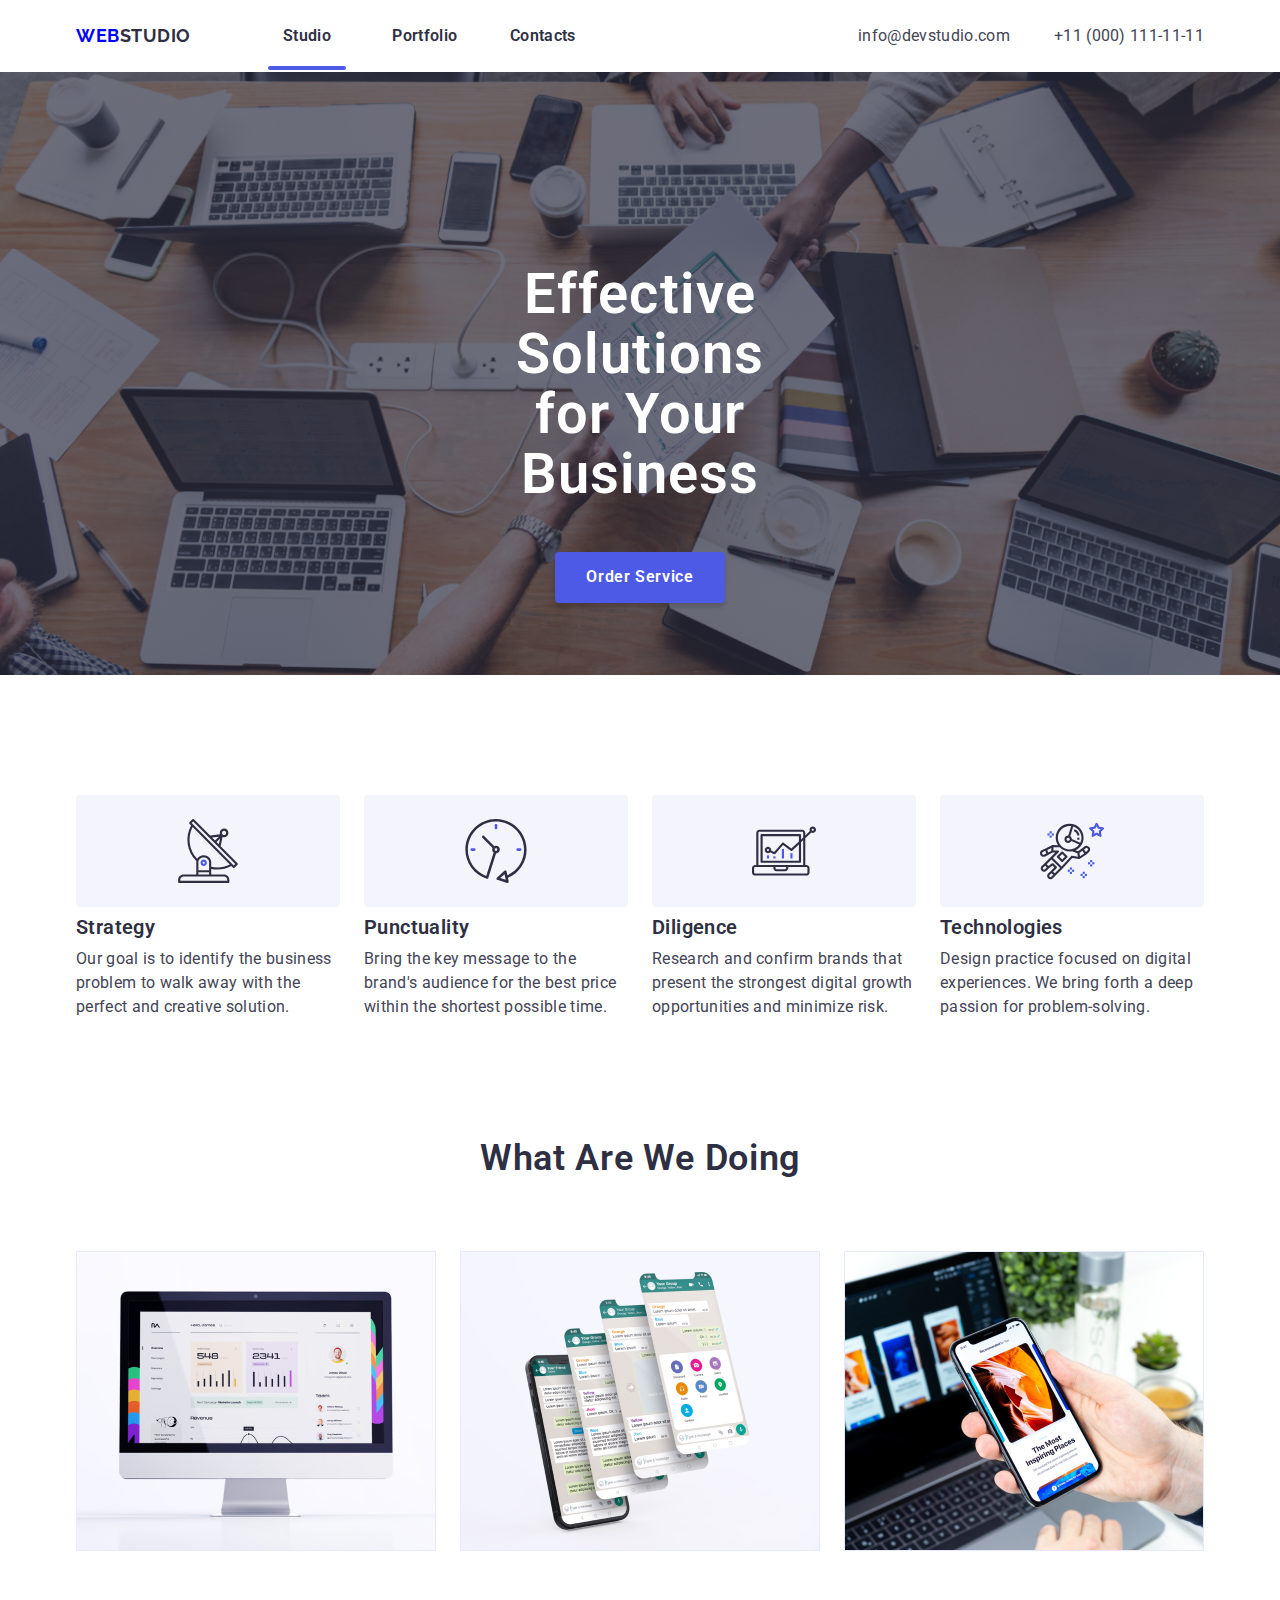
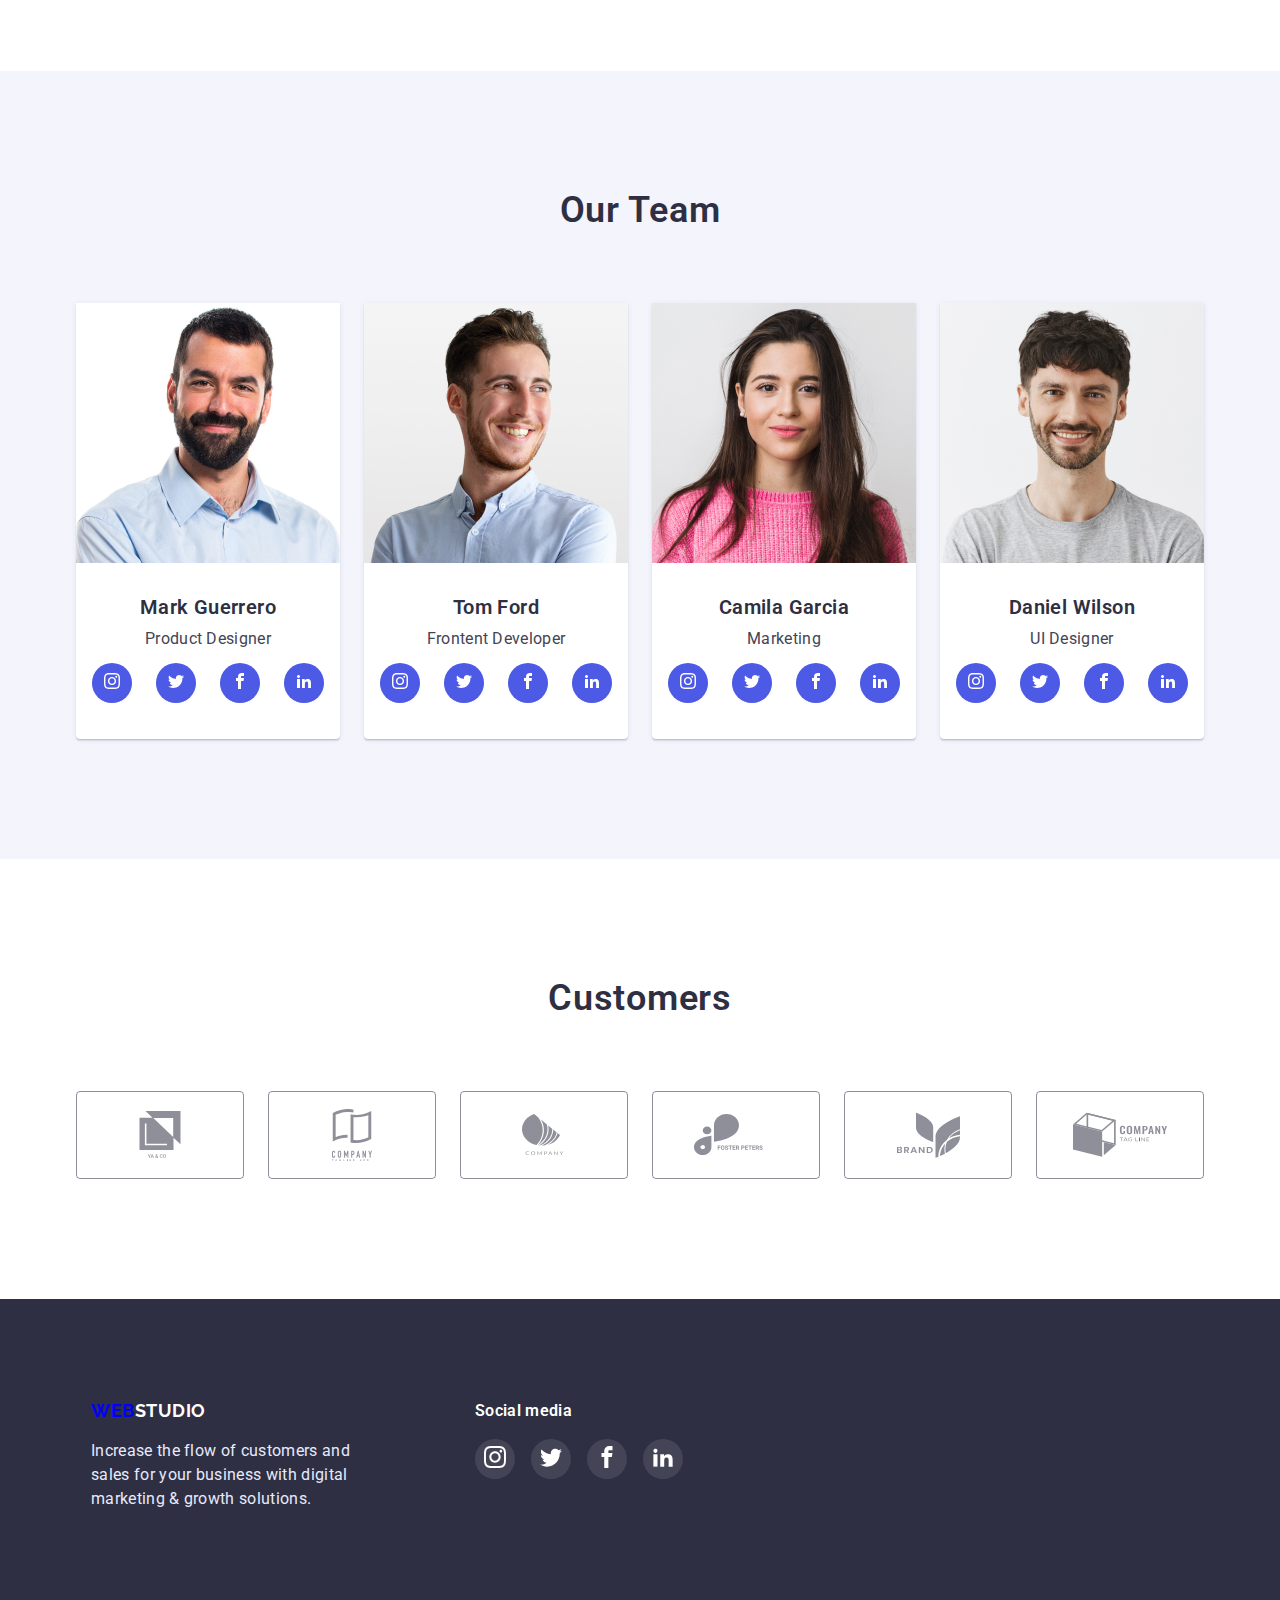
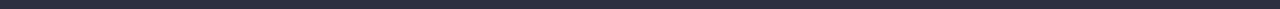
<file: index.html>
<!DOCTYPE html>
<html lang="en">
  <head>
    <meta charset="utf-8" />
    <title>Web Studio</title>
    <link rel="preconnect" href="https://fonts.googleapis.com" />
    <link rel="preconnect" href="https://fonts.gstatic.com" crossorigin />
    <link
      href="https://fonts.googleapis.com/css2?family=Roboto:wght@400;500;700;900&display=swap"
      rel="stylesheet"
    />
    <link
      href="https://fonts.googleapis.com/css2?family=Raleway:wght@700&display=swap"
      rel="stylesheet"
    />
    <link
      href="https://cdnjs.cloudflare.com/ajax/libs/modern-normalize/1.1.0/modern-normalize.min.css"
      rel="stylesheet"
    />
    <link rel="stylesheet" href="css/styles.css" />
  </head>
  <body>
    <!-- Page Header -->
    <header class="header">
      <div class="page-header">
        <a class="logo" href="/"><span>WEB</span>STUDIO</a>
        <nav>
          <!-- Navigation to other pages -->
          <ul class="top-links">
            <li class="topchyk">
              <a class="header-links current" href="/index.html">Studio</a>
            </li>
            <li class="topchyk">
              <a class="header-links" href="portfolio.html">Portfolio</a>
            </li>
            <li class="topchyk">
              <a class="header-links" href="/contact">Contacts</a>
            </li>
          </ul>
        </nav>
        <!-- Contacts list -->
        <ul class="contacts">
          <li class="topchyk1">
            <a class="contact" href="mailto:info@devstudio.com"
              >info@devstudio.com</a
            >
          </li>
          <li class="topchyk1">
            <a class="contact" href="tel:+110001111111">+11 (000) 111-11-11</a>
          </li>
        </ul>
      </div>
    </header>
    <main>
      <section class="box-title">
        <h1 class="page-title">Effective Solutions for Your Business</h1>
        <button class="button-first" type="button" data-modal-open>
          Order Service
        </button>
        <div class="backdrop is-hidden" data-modal>
          <div class="modal">
            <button class="close-button" data-modal-close>
              <svg class="vector">
                <use href="./images/icons.svg#vector"></use>
              </svg>
            </button>
          </div>
        </div>
      </section>
      <section class="section">
        <!-- Company Strategies -->
        <div class="container">
          <ul class="columns">
            <li class="item-antenna">
              <div class="cards-set">
                <h3>Strategy</h3>
                <p>
                  Our goal is to identify the business problem to walk away with
                  the perfect and creative solution.
                </p>
              </div>
            </li>
            <li class="item-clock">
              <div class="cards-set">
                <h3>Punctuality</h3>
                <p>
                  Bring the key message to the brand's audience for the best
                  price within the shortest possible time.
                </p>
              </div>
            </li>
            <li class="item-diagram">
              <div class="cards-set">
                <h3>Diligence</h3>
                <p>
                  Research and confirm brands that present the strongest digital
                  growth opportunities and minimize risk.
                </p>
              </div>
            </li>
            <li class="item-austronaut">
              <div class="cards-set">
                <h3>Technologies</h3>
                <p>
                  Design practice focused on digital experiences. We bring forth
                  a deep passion for problem-solving.
                </p>
              </div>
            </li>
          </ul>
        </div>
      </section>
      <section class="section1">
        <!-- Company Aim -->
        <div class="container">
          <h2 class="team-header">What Are We Doing</h2>
          <ul class="pictures">
            <li class="picture">
              <a class="link" target="_blank" href="https://goit.global">
                <img
                  class="card-image"
                  src="images/Rectangle 710.jpg"
                  alt="grahp monitoring"
                  width="360"
                />
              </a>
            </li>
            <li class="picture">
              <a class="link" target="_blank" href="https://goit.global1">
                <img
                  class="card-image"
                  src="images/Rectangle 712.jpg"
                  alt="mobile apps"
                  width="360"
                />
              </a>
            </li>
            <li class="picture">
              <a class="link" target="_blank" href="https://goit.global2">
                <img
                  class="card-image"
                  src="images/Rectangle 711.jpg"
                  alt="device symchromization"
                  width="360"
                />
              </a>
            </li>
          </ul>
        </div>
      </section>
      <section class="section-team">
        <!-- Company team -->
        <div class="container">
          <h2 class="team-header">Our Team</h2>
          <ul class="team-members">
            <li class="team">
              <img
                class="team-image"
                src="images/img111.jpg"
                alt="Product Designer team member photo"
                width="264"
              />
              <div class="team-name-job">
                <h3 class="team-title">Mark Guerrero</h3>
                <p class="team-job">Product Designer</p>
              </div>
              <div class="mur">
                <button class="social-icon">
                  <svg class="icon-type">
                    <use href="./images/icons.svg#icon-instagram"></use>
                  </svg>
                </button>
                <button class="social-icon">
                  <svg class="icon-type">
                    <use href="./images/icons.svg#icon-twitter"></use>
                  </svg>
                </button>
                <button class="social-icon">
                  <svg class="icon-type">
                    <use href="./images/icons.svg#icon-facebook"></use>
                  </svg>
                </button>
                <button class="social-icon">
                  <svg class="icon-type">
                    <use href="./images/icons.svg#icon-linkedin2"></use>
                  </svg>
                </button>
              </div>
            </li>
            <li class="team">
              <img
                class="team-image"
                src="images/img222.jpg"
                alt="Product Designer team member photo"
                width="264"
              />
              <div class="team-name-job">
                <h3 class="team-title">Tom Ford</h3>
                <p class="team-job">Frontent Developer</p>
              </div>
              <div class="mur">
                <button class="social-icon">
                  <svg class="icon-type">
                    <use href="./images/icons.svg#icon-instagram"></use>
                  </svg>
                </button>
                <button class="social-icon">
                  <svg class="icon-type">
                    <use href="./images/icons.svg#icon-twitter"></use>
                  </svg>
                </button>
                <button class="social-icon">
                  <svg class="icon-type">
                    <use href="./images/icons.svg#icon-facebook"></use>
                  </svg>
                </button>
                <button class="social-icon">
                  <svg class="icon-type">
                    <use href="./images/icons.svg#icon-linkedin2"></use>
                  </svg>
                </button>
              </div>
            </li>
            <li class="team">
              <img
                class="team-image"
                src="images/img333.jpg"
                alt="Marketing team member photo"
                width="264"
              />
              <div class="team-name-job">
                <h3 class="team-title">Camila Garcia</h3>
                <p class="team-job">Marketing</p>
              </div>
              <div class="mur">
                <button class="social-icon">
                  <svg class="icon-type">
                    <use href="./images/icons.svg#icon-instagram"></use>
                  </svg>
                </button>
                <button class="social-icon">
                  <svg class="icon-type">
                    <use href="./images/icons.svg#icon-twitter"></use>
                  </svg>
                </button>
                <button class="social-icon">
                  <svg class="icon-type">
                    <use href="./images/icons.svg#icon-facebook"></use>
                  </svg>
                </button>
                <button class="social-icon">
                  <svg class="icon-type">
                    <use href="./images/icons.svg#icon-linkedin2"></use>
                  </svg>
                </button>
              </div>
            </li>
            <li class="team">
              <img
                class="team-image"
                src="images/img444.jpg"
                alt="UI Designer team member photo"
                width="264"
              />
              <div class="team-name-job">
                <h3 class="team-title">Daniel Wilson</h3>
                <p class="team-job">UI Designer</p>
              </div>
              <div class="mur">
                <button class="social-icon">
                  <svg class="icon-type">
                    <use href="./images/icons.svg#icon-instagram"></use>
                  </svg>
                </button>
                <button class="social-icon">
                  <svg class="icon-type">
                    <use href="./images/icons.svg#icon-twitter"></use>
                  </svg>
                </button>
                <button class="social-icon">
                  <svg class="icon-type">
                    <use href="./images/icons.svg#icon-facebook"></use>
                  </svg>
                </button>
                <button class="social-icon">
                  <svg class="icon-type">
                    <use href="./images/icons.svg#icon-linkedin2"></use>
                  </svg>
                </button>
              </div>
            </li>
          </ul>
        </div>
      </section>
      <section class="section">
        <!-- Company Aim -->
        <div class="container">
          <h2 class="team-header">Customers</h2>
          <ul class="customers">
            <li class="customer">
              <a class="customer-box">
                <svg class="teg" width="44px" height="47px">
                  <use href="./images/icons.svg#group1"></use>
                </svg>
              </a>
            </li>
            <li class="customer">
              <a class="customer-box">
                <svg class="teg" width="40px" height="52px">
                  <use href="./images/icons.svg#group2"></use>
                </svg>
              </a>
            </li>
            <li class="customer">
              <a class="customer-box">
                <svg class="teg" width="44px" height="41px">
                  <use href="./images/icons.svg#group3"></use>
                </svg>
              </a>
            </li>
            <li class="customer">
              <a class="customer-box">
                <svg class="teg" width="84px" height="41px">
                  <use href="./images/icons.svg#group4"></use>
                </svg>
              </a>
            </li>
            <li class="customer">
              <a class="customer-box">
                <svg class="teg" width="63px" height="46px">
                  <use href="./images/icons.svg#group5"></use>
                </svg>
              </a>
            </li>
            <li class="customer">
              <a class="customer-box">
                <svg class="teg" width="94px" height="45px">
                  <use href="./images/icons.svg#group6"></use>
                </svg>
              </a>
            </li>
          </ul>
        </div>
      </section>
    </main>
    <footer class="footer">
      <div class="container">
        <!-- Company address -->
        <address class="address">
          <div class="footer-scope">
            <div class="scope">
              <a class="logo1" href="/"><span>WEB</span>STUDIO</a>
              <p class="add">
                Increase the flow of customers and sales for your business with
                digital marketing & growth solutions.
              </p>
            </div>
            <div class="scope1">
              <div class="media">Social media</div>
              <div class="social">
                <button class="social-icon1">
                  <svg class="icon-type1">
                    <use href="./images/icons.svg#icon-instagram"></use>
                  </svg>
                </button>
                <button class="social-icon1">
                  <svg class="icon-type1">
                    <use href="./images/icons.svg#icon-twitter"></use>
                  </svg>
                </button>
                <button class="social-icon1">
                  <svg class="icon-type1">
                    <use href="./images/icons.svg#icon-facebook"></use>
                  </svg>
                </button>
                <button class="social-icon1">
                  <svg class="icon-type1">
                    <use href="./images/icons.svg#icon-linkedin2"></use>
                  </svg>
                </button>
              </div>
            </div>
          </div>
        </address>
      </div>
    </footer>
    <script src="./js/modal.js"></script>
  </body>
</html>
</file>
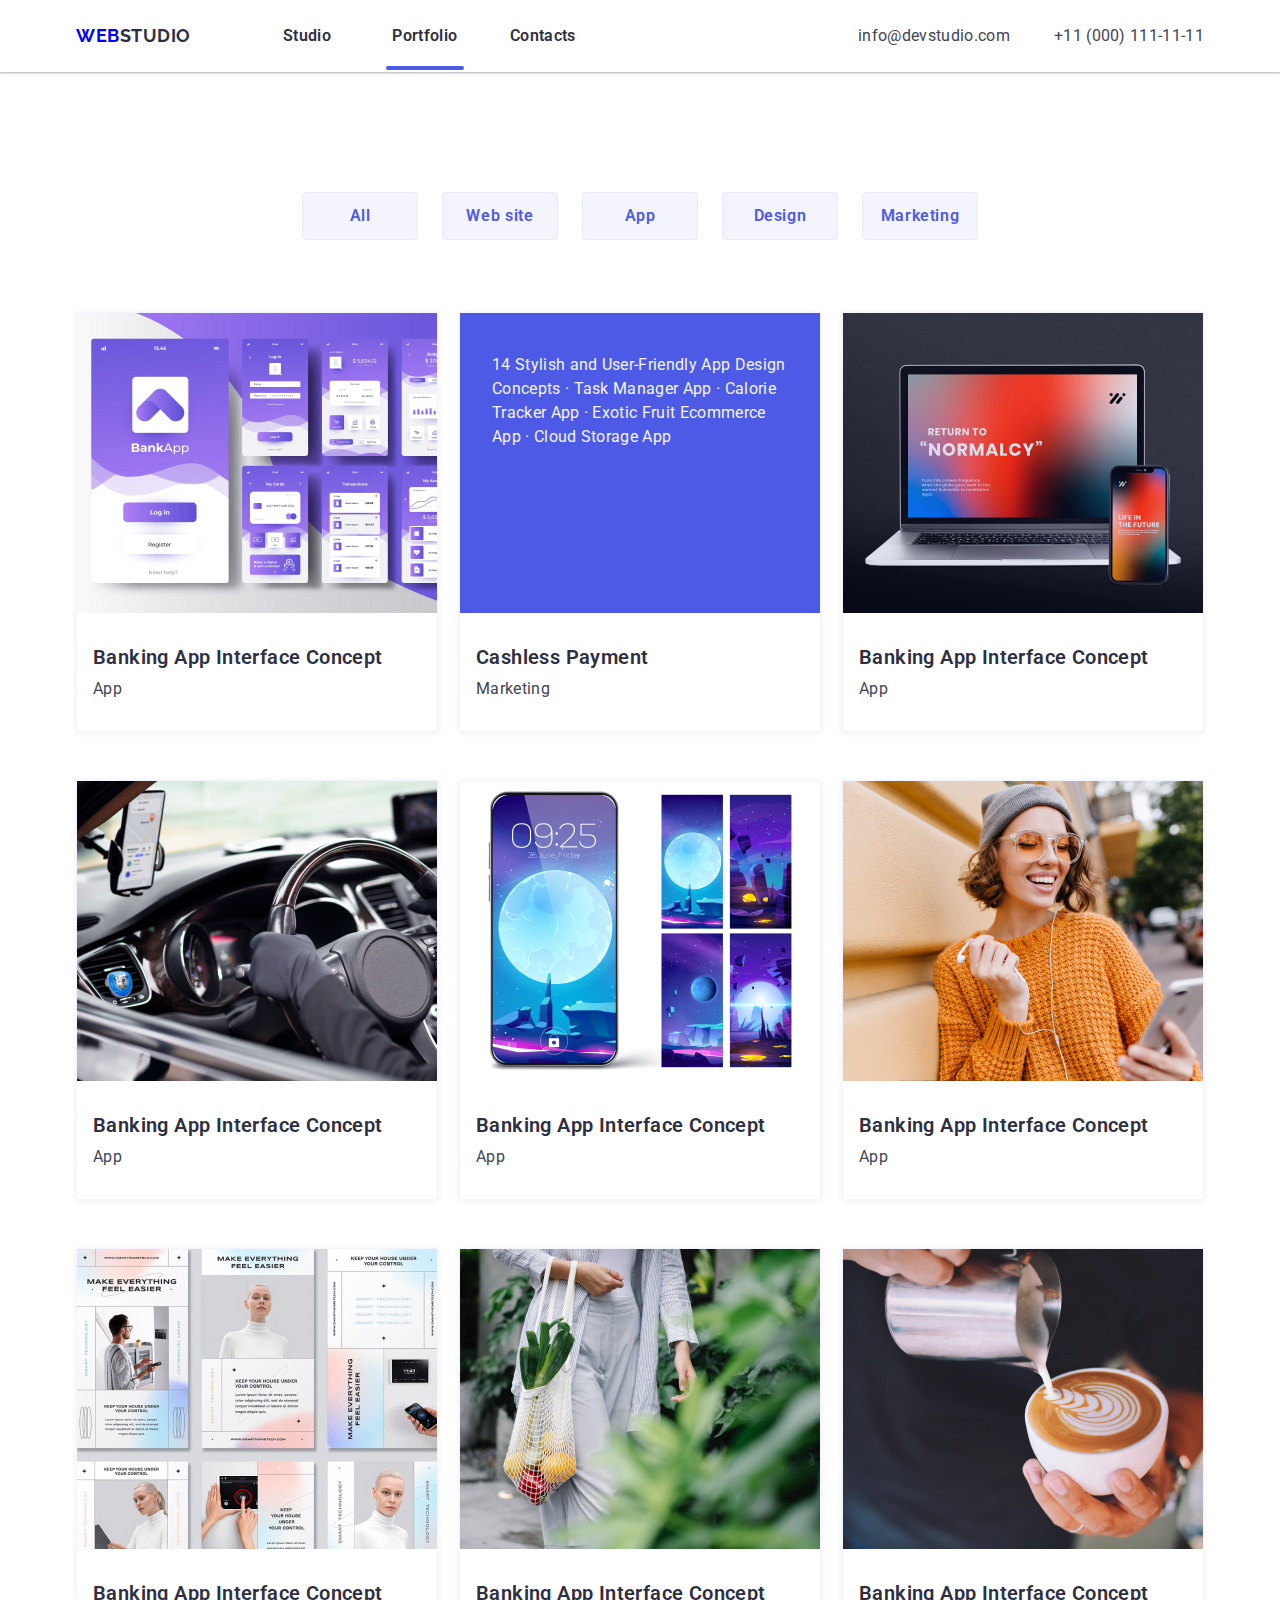
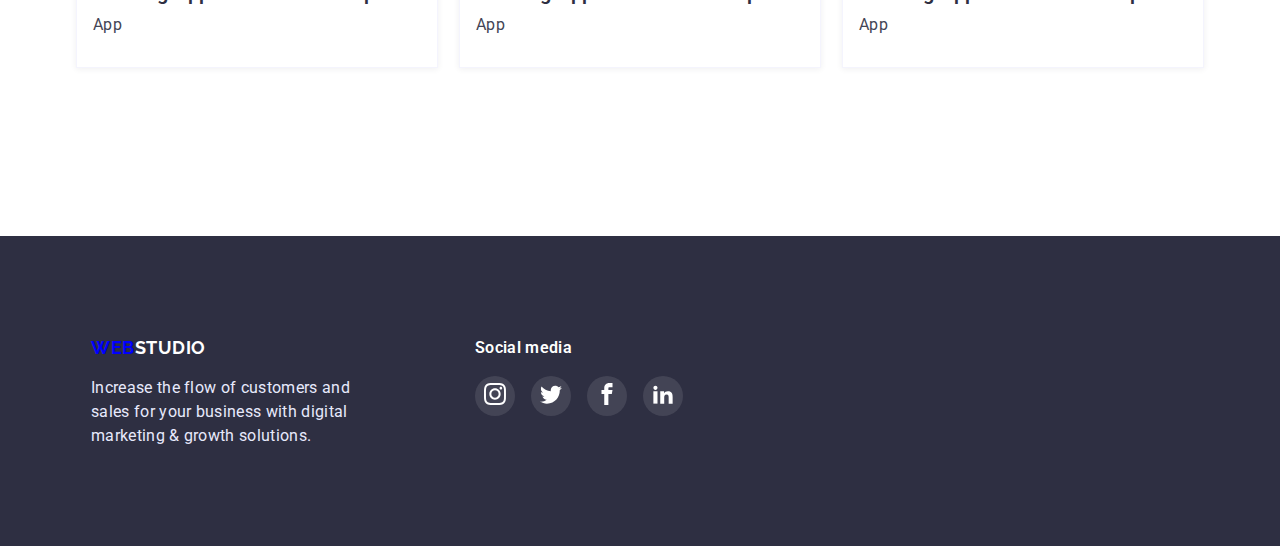
<file: portfolio.html>
<!DOCTYPE html>
<html lang="en">
  <head>
    <meta charset="utf-8" />
    <title>Web Studio</title>
    <link rel="preconnect" href="https://fonts.googleapis.com" />
    <link rel="preconnect" href="https://fonts.gstatic.com" crossorigin />
    <link
      href="https://fonts.googleapis.com/css2?family=Roboto:wght@400;500;700;900&display=swap"
      rel="stylesheet"
    />
    <link
      href="https://fonts.googleapis.com/css2?family=Raleway:wght@700&display=swap"
      rel="stylesheet"
    />
    <link
      href="https://cdnjs.cloudflare.com/ajax/libs/modern-normalize/1.1.0/modern-normalize.min.css"
      rel="stylesheet"
    />
    <link rel="stylesheet" href="css/styles.css" />
  </head>
  <body>
    <!-- Page Header -->
    <header class="header">
      <div class="page-header">
        <a class="logo" href="/"><span>WEB</span>STUDIO</a>
        <nav>
          <!-- Navigation to other pages -->
          <ul class="top-links">
            <li class="topchyk">
              <a class="header-links" href="index.html">Studio</a>
            </li>
            <li class="topchyk">
              <a class="header-links current" href="portfolio.html">Portfolio</a>
            </li>
            <li class="topchyk">
              <a class="header-links" href="/contact">Contacts</a>
            </li>
          </ul>
        </nav>
        <!-- Contacts list -->
        <ul class="contacts">
          <li class="topchyk1">
            <a class="contact" href="mailto:info@devstudio.com"
              >info@devstudio.com</a
            >
          </li>
          <li class="topchyk1">
            <a class="contact" href="tel:+110001111111">+11 (000) 111-11-11</a>
          </li>
        </ul>
      </div>
    </header>
    <main>
      <!-- Offer list -->
      <section class="section">
        <div class="container">
          <ul class="filters">
            <li>
              <button class="button-second" type="button">All</button>
            </li>
            <li>
              <button class="button-second" type="button">Web site</button>
            </li>
            <li>
              <button class="button-second" type="button">App</button>
            </li>
            <li>
              <button class="button-second" type="button">Design</button>
            </li>
            <li>
              <button class="button-second" type="button">Marketing</button>
            </li>
          </ul>

          <!-- What the company offers -->

          <ul class="cards">
            <li class="card">             
              <a href="#" class="work">
                <div class="works">
                <img
                  class="card-image"
                  src="images/imgone.jpg"
                  alt="Bank app mobile screens"
                  width="360"
                />
                <div class="overlay">
                  <p class="wrapped-text">
                    14 Stylish and User-Friendly App Design Concepts · Task
                    Manager App · Calorie Tracker App · Exotic Fruit Ecommerce
                    App · Cloud Storage App
                  </p>
                </div>
                </div>
                <div class="titles">
                  <h3 class="card-title">Banking App Interface Concept</h3>
                  <p class="link-tab">App</p>
                </div>
              </a>           
            </li>
            <li class="card">
              <a href="#" class="work">
                <div class="conteiner-card">
                  <p class="wrapped-text">
                    14 Stylish and User-Friendly App Design Concepts · Task
                    Manager App · Calorie Tracker App · Exotic Fruit Ecommerce
                    App · Cloud Storage App
                  </p>
                </div>
                <div class="titles">
                  <h3 class="card-title">Cashless Payment</h3>
                  <p class="link-tab">Marketing</p>
                </div>
              </a>
            </li>
            <li class="card">             
              <a href="#" class="work">
                <div class="works">
                <img
                  class="card-image"
                  src="images/imgtwo.jpg"
                  alt="Bank app mobile screens"
                  width="360"
                />
                <div class="overlay">
                  <p class="wrapped-text">
                    14 Stylish and User-Friendly App Design Concepts · Task
                    Manager App · Calorie Tracker App · Exotic Fruit Ecommerce
                    App · Cloud Storage App
                  </p>
                </div>
                </div>
                <div class="titles">
                  <h3 class="card-title">Banking App Interface Concept</h3>
                  <p class="link-tab">App</p>
                </div>
              </a>           
            </li>
            <li class="card">             
              <a href="#" class="work">
                <div class="works">
                <img
                  class="card-image"
                  src="images/imgtr.jpg"
                  alt="Bank app mobile screens"
                  width="360"
                />
                <div class="overlay">
                  <p class="wrapped-text">
                    14 Stylish and User-Friendly App Design Concepts · Task
                    Manager App · Calorie Tracker App · Exotic Fruit Ecommerce
                    App · Cloud Storage App
                  </p>
                </div>
                </div>
                <div class="titles">
                  <h3 class="card-title">Banking App Interface Concept</h3>
                  <p class="link-tab">App</p>
                </div>
              </a>           
            </li>
            <li class="card">             
              <a href="#" class="work">
                <div class="works">
                <img
                  class="card-image"
                  src="images/imgfo.jpg"
                  alt="Bank app mobile screens"
                  width="360"
                />
                <div class="overlay">
                  <p class="wrapped-text">
                    14 Stylish and User-Friendly App Design Concepts · Task
                    Manager App · Calorie Tracker App · Exotic Fruit Ecommerce
                    App · Cloud Storage App
                  </p>
                </div>
                </div>
                <div class="titles">
                  <h3 class="card-title">Banking App Interface Concept</h3>
                  <p class="link-tab">App</p>
                </div>
              </a>           
            </li>
            <li class="card">             
              <a href="#" class="work">
                <div class="works">
                <img
                  class="card-image"
                  src="images/imgfi.jpg"
                  alt="Bank app mobile screens"
                  width="360"
                />
                <div class="overlay">
                  <p class="wrapped-text">
                    14 Stylish and User-Friendly App Design Concepts · Task
                    Manager App · Calorie Tracker App · Exotic Fruit Ecommerce
                    App · Cloud Storage App
                  </p>
                </div>
                </div>
                <div class="titles">
                  <h3 class="card-title">Banking App Interface Concept</h3>
                  <p class="link-tab">App</p>
                </div>
              </a>           
            </li>
            <li class="card">             
              <a href="#" class="work">
                <div class="works">
                <img
                  class="card-image"
                  src="images/imgse.jpg"
                  alt="Bank app mobile screens"
                  width="360"
                />
                <div class="overlay">
                  <p class="wrapped-text">
                    14 Stylish and User-Friendly App Design Concepts · Task
                    Manager App · Calorie Tracker App · Exotic Fruit Ecommerce
                    App · Cloud Storage App
                  </p>
                </div>
                </div>
                <div class="titles">
                  <h3 class="card-title">Banking App Interface Concept</h3>
                  <p class="link-tab">App</p>
                </div>
              </a>           
            </li>
            <li class="card">             
              <a href="#" class="work">
                <div class="works">
                <img
                  class="card-image"
                  src="images/imgsev.jpg"
                  alt="Bank app mobile screens"
                  width="360"
                />
                <div class="overlay">
                  <p class="wrapped-text">
                    14 Stylish and User-Friendly App Design Concepts · Task
                    Manager App · Calorie Tracker App · Exotic Fruit Ecommerce
                    App · Cloud Storage App
                  </p>
                </div>
                </div>
                <div class="titles">
                  <h3 class="card-title">Banking App Interface Concept</h3>
                  <p class="link-tab">App</p>
                </div>
              </a>           
            </li>
            <li class="card">             
              <a href="#" class="work">
                <div class="works">
                <img
                  class="card-image"
                  src="images/imgei.jpg"
                  alt="Bank app mobile screens"
                  width="360"
                />
                <div class="overlay">
                  <p class="wrapped-text">
                    14 Stylish and User-Friendly App Design Concepts · Task
                    Manager App · Calorie Tracker App · Exotic Fruit Ecommerce
                    App · Cloud Storage App
                  </p>
                </div>
                </div>
                <div class="titles">
                  <h3 class="card-title">Banking App Interface Concept</h3>
                  <p class="link-tab">App</p>
                </div>
              </a>           
            </li>
          </ul>
        </div>
      </section>
    </main>
    <footer class="footer">
      <div class="container">
        <!-- Company address -->
        <address class="address">
          <div class="footer-scope">
            <div class="scope">
              <a class="logo1" href="/"><span>WEB</span>STUDIO</a>
              <p class="add">
                Increase the flow of customers and sales for your business with
                digital marketing & growth solutions.
              </p>
            </div>
            <div class="scope">
              <div class="media">Social media</div>
              <div class="social">
                <button class="social-icon1">
                  <svg class="icon-type1">
                    <use href="./images/icons.svg#icon-instagram"></use>
                  </svg>
                </button>
                <button class="social-icon1">
                  <svg class="icon-type1">
                    <use href="./images/icons.svg#icon-twitter"></use>
                  </svg>
                </button>
                <button class="social-icon1">
                  <svg class="icon-type1">
                    <use href="./images/icons.svg#icon-facebook"></use>
                  </svg>
                </button>
                <button class="social-icon1">
                  <svg class="icon-type1">
                    <use href="./images/icons.svg#icon-linkedin2"></use>
                  </svg>
                </button>
              </div>
            </div>
          </div>
        </address>
      </div>
    </footer>
    <script src="./js/modal.js"></script>
  </body>
</html>
</file>
<file: css/styles.css>
/* NECESSARY SETTINGS */

html {
        box-sizing: border-box;
}

*,
*::before,
*::after {
        box-sizing: inherit;
}

body {
        font-family: 'Roboto';
        color: #ffffff;
}

/* MAIN CONFIGURATION */

.section {
        padding-top: 120px;
        padding-bottom: 120px;
}
.section1 {
        padding-bottom: 120px;

}
.section-team {
        padding-top: 120px;
        padding-bottom: 120px;
        background-color: #F4F4FD;
}

.container {
        margin-left: auto;
        margin-right: auto;
        width: 1158px;
        padding-left: 15px;
        padding-right: 15px;
        /*outline: 2px solid rgb(58, 56, 56);*/
}

/* H E A D E R */

.header {
        height: 72px;
        left: 0px;
        top: 0px;

        background: #FFFFFF;
        box-shadow: 0px 2px 1px rgba(46, 47, 66, 0.08), 0px 1px 1px rgba(46, 47, 66, 0.16), 0px 1px 6px rgba(46, 47, 66, 0.08);
}

.page-header {
        display: flex;
        align-items: center;
        margin-left: auto;
        margin-right: auto;
        width: 1158px;
        height: 100%;
        padding-left: 15px;
        padding-right: 15px;
        padding-top: 0;
        padding-bottom: 0;
}

.header-links {
        position: relative;
        display: block;
        padding-top: 22px;
        padding-bottom: 22px;
        width: 78px;
        text-decoration: none;
        font-weight: 600;
        font-size: 16px;
        text-align: center;
        line-height: 1.5;
        letter-spacing: 0.02em;
        color: #2E2F42;

        transition-property: color;
        transition-duration: 250ms;
        transition-timing-function: cubic-bezier(0.4, 0, 0.2, 1);
}

.top-links {
        display: flex;
        padding-left: 0;
        margin-top: 0;
        margin-bottom: 0;
}
.topchyk, .topchyk1 {
        margin-right: 40px;
}
.topchyk:last-child {
        margin-right: 0;
}
.topchyk1:last-child {
        margin-right: 0;
}
.contacts {
        display: flex;
        margin-top: 0;
        margin-bottom: 0;
        margin-left: auto;
        padding-left: 0;
}


.contact {
        padding-top: 6px;
        padding-bottom: 6px;
        padding-left: 4px;
        text-decoration: none;   
        color: #434455;
        line-height: 1.5;
        letter-spacing: 0.02em;

        transition-property: color;
        transition-duration: 250ms;
        transition-timing-function: cubic-bezier(0.4, 0, 0.2, 1);
}
.header-links:focus, .contact:focus {
    color: #4D5AE5;   
}    


/* SOLUTION SECTION WITH H1*/
.button-first {
        position: relative;
        margin-top: 48px;
        background: #4D5AE5;
        box-shadow: 0px 4px 4px rgba(0, 0, 0, 0.15);
        border-radius: 4px;
        cursor: pointer;
        width: 170px;
        height: 51px;
        font-weight: 600;
        font-size: 16px;
        line-height: 1.18;
        letter-spacing: 0.04em;
        color: #FFFFFF;
        border: 0;

        transition-property: background-color;
        transition-duration:  250ms;
        transition-timing-function: cubic-bezier(0.4, 0, 0.2, 1);
}
.backdrop {
        position: fixed;
        top: 0;
        left: 0;
        width: 100%;
        height: 100%;
        background-color: rgba(46, 47, 66, 0.4);
}
.backdrop.is-hidden {
        opacity: 0;
        pointer-events: none;
}
.modal {
        position: absolute;
        width: 408px;
        height: 576px;
        left: 50%;
        top: 50%;
        transform: translate(-50%, -50%);
        background-color: #FFFFFF;
        background: #FCFCFC;
        box-shadow: 0px 1px 1px rgba(0, 0, 0, 0.14), 0px 1px 3px rgba(0, 0, 0, 0.12), 0px 2px 1px rgba(0, 0, 0, 0.2);
        border-radius: 4px;
/*        animation-name: example;
        animation-duration: 3s;  
        animation-fill-mode: forwards;
}
      
@keyframes example {
        from {top: 10px;}
        to {top: 400px;}
}*/
        transform: translate(-50%, -50%) scale(1);
        transition: transform 250ms cubic-bezier(0.4, 0, 0.2, 1);
}

.backdrop.is-hidden .modal {
        transform: translate(-50%, -50%) scale(0.8);
}

.modal p {
        color: black;
}
.vector {
        width: 8px;
        height: 8px;
}
.close-button {
        border-radius: 50%;
        background: #E7E9FC;
        border: 1px solid rgba(0, 0, 0, 0.1);
        margin-left: 360px;
        margin-top: 24px;
        margin-right: 24px;
        margin-bottom: 528px;
        cursor: pointer;
}

.button-first:focus {
        background: #404BBF;
        box-shadow: 0px 4px 4px rgba(0, 0, 0, 0.15);
        
}
.button-first:hover {
        background: #404BBF;
        box-shadow: 0px 4px 4px rgba(0, 0, 0, 0.15);
        
}

.button-first:active {
        background: #404BBF;
        box-shadow: 0px 4px 4px rgba(0, 0, 0, 0.15);
}
.button-second {
        background: #F4F4FD;
        border-radius: 4px;
        border: 1px solid #E7E9FC;
        cursor: pointer;
        padding: 8px 16px;
        width: 116px;
        height: 48px;
        font-weight: 600;
        font-size: 16px;
        line-height: 1.18;
        letter-spacing: 0.04em;
        color: #4D5AE5;

        transition-property: background-color, color;
        transition-duration: 250ms;
        transition-timing-function: cubic-bezier(0.4, 0, 0.2, 1);
}

.button-second:hover, .button-second:focus {
        background-color: #4D5AE5;
        color: #ffffff;
        box-shadow: 0px 3px 1px rgba(0, 0, 0, 0.1), 0px 2px 1px rgba(0, 0, 0, 0.08), 0px 2px 2px rgba(0, 0, 0, 0.12);
        border: 0;
        
}

.box-title {
        max-width: 1600рх;
        height: 603px;
        margin-left: auto;
        margin-right: auto;
        padding-top: 192px;
        text-align: center;
        background-image: linear-gradient(to right,
                        rgba(46, 47, 66, 0.7),
                        rgba(46, 47, 66, 0.7)),
                url(../images/people-office\ 1.jpg);
        background-position: center;
        background-repeat: no-repeat;
        background-size: cover;
}



.page-title {
        /* Header 1 */
        margin-top: 0;
        margin-bottom: 0;
        margin-left: 474px;
        margin-right: 474px;
        font-weight: 600;
        font-size: 56px;
        line-height: 60px;
        text-align: center;
        letter-spacing: 0.02em;
        color: #FFFFFF;

}

/* WHAT WE ARE DOING */
.pictures {
        display: flex;
        padding: 0;
        margin-top: 0;
        margin-bottom: 0;
        justify-content: space-between;
}
/* T E A M */
.team-header {
        margin-top: 0;
        margin-bottom: 72px;
        text-align: center;
        font-style: normal;
        font-weight: 600;
        font-size: 36px;
        line-height: 1.11;
        letter-spacing: 0.02em;
        text-transform: capitalize;
        color: #2E2F42;
}
.team-members {
        display: flex;
        gap: 10px;
        padding: 0;
        justify-content: space-between;
        margin-top: 0;
        margin-bottom: 0;
}
.team {
        display: flex;
        flex-direction: column;
        justify-content: center;
        align-items: center;
        background: #FFFFFF;
        box-shadow: 0px 1px 6px rgba(46, 47, 66, 0.08), 0px 1px 1px rgba(46, 47, 66, 0.16), 0px 2px 1px rgba(46, 47, 66, 0.08);
        border-radius: 0px 0px 4px 4px;
}
.team-title {
        text-align: center;
        font-weight: 600;
        font-size: 20px;
        line-height: 1.2;
        letter-spacing: 0.02em;
        color: #2E2F42;
        margin-top: 0;
        margin-bottom: 0;
        padding-bottom: 8px;

}
.team-job {
        text-align: center;
        font-size: 16px;
        line-height: 1.5;
        letter-spacing: 0.02em;
        color: #434455;
        margin-top: 0;
        margin-bottom: 0;
}
.team-name-job {
        padding-top: 32px;
        padding-bottom: 12px;
}
.mur {
        display: flex;
        gap: 24px;
}
.social-icon {
        width: 40px;
        height: 40px;
        background-color: #4D5AE5;
        border-radius: 50%;
        border: 0;
        cursor: pointer;
        margin-bottom: 36px;
        transition-property: background-color;
        transition-duration: 250ms;
        transition-timing-function: cubic-bezier(0.4, 0, 0.2, 1);
}
.icon-type {
        width: 16px;
        height: 16px;
        fill: #FFFFFF;
}


.columns {
        display: flex;
        padding: 0;
        list-style: none;
        margin-top: 0;
        margin-bottom: 0;
}
.columns h3 {
        margin-top: 0;
        margin-bottom: 0;
        padding-top: 8px;   
        padding-bottom: 8px;
        font-size: 20px;
        text-decoration: none;
        font-weight: 600;
        line-height: 1.2;
        letter-spacing: 0.02em;
        color: #2E2F42;
}

.columns p {
        margin-top: 0;
        margin-left: 0;
        margin-bottom: 0;
        margin-right: 0;
        text-decoration: none;
        font-size: 16px;
        line-height: 1.5;
        letter-spacing: 0.02em;
        color: #434455;
}
.cards-set {
        width: 264px;
        margin-right: 24px;
}
.item-antenna::before {
        content: '';
        display: block;
        width: 264px;
        height: 112px;
        left: 0px;
        top: 0px;       
        background-color: #F4F4FD;
        border-radius: 4px;
        background-image: url(../images/antenna\ 1.svg);
        background-position: center;
        background-repeat: no-repeat;
}
.item-clock::before {
        content: '';
        display: block;
        width: 264px;
        height: 112px;
        left: 0px;
        top: 0px;    
        background-color: #F4F4FD;
        border-radius: 4px;
        background-image: url(../images/clock\ 1.svg);
        background-position: center;
        background-repeat: no-repeat;
}
.item-diagram::before {
        content: '';
        display: block;
        width: 264px;
        height: 112px;
        left: 0px;
        top: 0px;       
        background-color: #F4F4FD;
        border-radius: 4px;
        background-image: url(../images/diagram\ 1.svg);
        background-position: center;
        background-repeat: no-repeat;
}
.item-austronaut::before {
        content: '';
        display: block;
        width: 264px;
        height: 112px;
        left: 0px;
        top: 0px;       
        background-color: #F4F4FD;
        border-radius: 4px;
        background-image: url(../images/astronaut\ 1.svg);
        background-position: center;
        background-repeat: no-repeat;
}

.current::after {
        position: absolute;
        left: 0;
        bottom: 0;
        content: '';
        display: block;
        width: 100%;
        height: 4px;
        background: #4D5AE5;
        border-radius: 2px;
        opacity: 1;
}

.logo {
        display: flex;
        align-items: center;
        padding-top: 6px;
        padding-bottom: 6px;
        text-decoration: none;
        margin-right: 77px;
        height: 24px;
        font-family: 'Raleway';
        font-style: normal;
        font-weight: 700;
        font-size: 18px;
        line-height: 1.33;
        letter-spacing: 0.03em;
        text-transform: uppercase;
        color: #2E2F42;
}
.logo1 {
        text-decoration: none;
        width: 44px;
        height: 24px;
        margin-bottom: 16px;

        font-family: 'Raleway';
        font-style: normal;
        font-weight: 700;
        font-size: 18px;
        line-height: 1.33;
        display: flex;
        align-items: center;
        letter-spacing: 0.03em;
        text-transform: uppercase;
        color: white;
}

span {
        color: blue;
}
.add {
        font-weight: 400;
        font-size: 16px;
        line-height: 1.5;
        letter-spacing: 0.02em;
        font-style: normal;
        color: #E7E9FC;
        margin-top: 0;
        margin-bottom: 0;
        width: 264px;
        height: 72px;
}
.customers {
        display: flex;
        justify-content: space-between;
        margin-top: 0;
        margin-bottom: 0;
        padding-left: 0;
        padding-right: 0;
        list-style: none;
}
:root {
        --primary: #8E8F99;
        --accent: #4D5AE5;
}
.customer {
        width: 168px;
        height: 88px;
        background-color: white;
        color: var(--primary);
        border: 1px solid var(--primary);
        border-radius: 4px;
        cursor: pointer;

        transition-property: color;
        transition-duration: 250ms;
        transition-timing-function: cubic-bezier(0.4, 0, 0.2, 1);
}

.customer:hover {
        color: var(--accent);
        border: 1px solid var(--accent);
        
}
.customer-box {
        width: 100%;
        height: 100%;
        display: flex;
        align-items: center;
        justify-content: center;
        margin: 0;
}
.teg {
        --icon-color: currentColor;
}


/* PORTFOLIO BUTTONS */
.filters {
        text-decoration: none;
        display: flex;
        flex-direction: row;
        justify-content: center;
        align-items: center;
        gap: 24px;
        margin-bottom: 72px;
        padding-top: 0;
        padding-left: 0;
        margin-top: 0;

        transition-property: color;
        transition-duration: 250ms;
        transition-timing-function: cubic-bezier(0.4, 0, 0.2, 1);
}


.filters:hover {
        color: #FFFFFF;
        
}
.filters:focus {
        color: #FFFFFF;
        
}


/* P O R T F O L I O   C A R D S */
.cards {
        display: flex;
        padding: 0;
        list-style: none;
        margin-top: 0;
        margin-bottom: 0;
        justify-content: space-between;
        flex-wrap: wrap;
}

.card {
        position: relative;
        overflow: hidden;
        background: #FFFFFF;
        height: 420px;
        margin-bottom: 48px;
        border: 0.5px solid #F4F4FD;
        box-shadow: 0px 1px 6px rgba(46, 47, 66, 0.08);
        
        transition-property: box-shadow;
        transition-duration: 250ms;
        transition-timing-function: cubic-bezier(0.4, 0, 0.2, 1);
}
.card:hover {
        box-shadow: 0px 2px 1px rgba(46, 47, 66, 0.08), 0px 1px 1px rgba(46, 47, 66, 0.16), 0px 1px 6px rgba(46, 47, 66, 0.08);
        
}
.card:focus {
        box-shadow: 0px 2px 1px rgba(46, 47, 66, 0.08), 0px 1px 1px rgba(46, 47, 66, 0.16), 0px 1px 6px rgba(46, 47, 66, 0.08);
        
}
.card .wrapped-text {
        font-size: 16px;
        line-height: 1.5;
        letter-spacing: 0.02em;
        color: #F4F4FD;
}
.card h3 {
        text-decoration: none;
        font-weight: 600;
        font-size: 20px;
        line-height: 1.2;
        letter-spacing: 0.02em;
        color: #2E2F42;
}
.link-tab {
        text-decoration: none;
        font-size: 16px;
        line-height: 1.5;
        letter-spacing: 0.02em;
        color: #434455;
}
.cards .card .link:focus {
        color: #4D5AE5;
        
}
.card-title {
        margin: 0;
        padding-bottom: 8px;
}
.card-image {
        overflow: hidden;
        display:block;
}
.works {
        overflow: hidden;
        position: relative;
}
.work {
        text-decoration: none;
}
.overlay {
        position: absolute;
        opacity: 1;
        width: 100%;
        height: 100%;
        background: #4D5AE5;
        background-blend-mode: soft-light;
        mix-blend-mode: normal;
        transform: translateY(0);
        transition-duration: 250ms;
        transition-timing-function: cubic-bezier(0.4, 0, 0.2, 1);
}

.card:hover .overlay {
        transform: translateY(-100%);
}

.link-tab {
        padding: 0;
        margin: 0;
}
.titles {
        overflow: hidden;
        padding-top: 32px;
        padding-right: 53px;
        padding-bottom: 32px;
        padding-left: 16px;
}

.conteiner-card {
        width: 360px;
        height: 300px;
        margin-top: 0;
        margin-bottom: 0;
        background: #4D5AE5;
        background-blend-mode: soft-light;
        mix-blend-mode: normal;
}

.wrapped-text {
        margin-top: 0;
        margin-bottom: 0px;
        padding-top: 40px;
        padding-right: 32px;
        padding-bottom: 164px;
        padding-left: 32px;
}

/* F O O T E R */
.footer {
        padding-top: 100px;
        padding-bottom: 100px;
        height: 310px;
        background-color: #2E2F42;
        /*outline: 2px solid rgb(58, 56, 56);*/
}
.address {
        display: flex;
        flex-direction: column;
        padding-left: 15px;
        padding-right: 15px;
}
.footer-scope {
        display: flex;
        margin-top: 0;
        margin-bottom: 0;
}
.scope {
        margin-right: 120px;
}
.media {
        font-style: normal;
        font-weight: 600;
        font-size: 16px;
        line-height: 24px;   
        letter-spacing: 0.02em;       
        color: #FFFFFF;
        padding-bottom: 16px;
}
.social {
        display: flex;
        gap: 16px;
}
.social-icon1 {
        width: 40px;
        height: 40px;
        background-color: rgba(255, 255, 255, 0.1);
        border-radius: 50%;
        border: 0;
        cursor: pointer;
        transition-property: background-color;
        transition-duration: 250ms;
        transition-timing-function: cubic-bezier(0.4, 0, 0.2, 1);
}
.social-icon:hover, .social-icon1:hover {
        background-color: #31D0AA;
        
}
.social-icon:focus,
.social-icon1:focus {
        background-color: #31D0AA;
        
}
.icon-type1 {
        width: 22px;
        height: 22px;
        fill: #FFFFFF;
}
</file>
